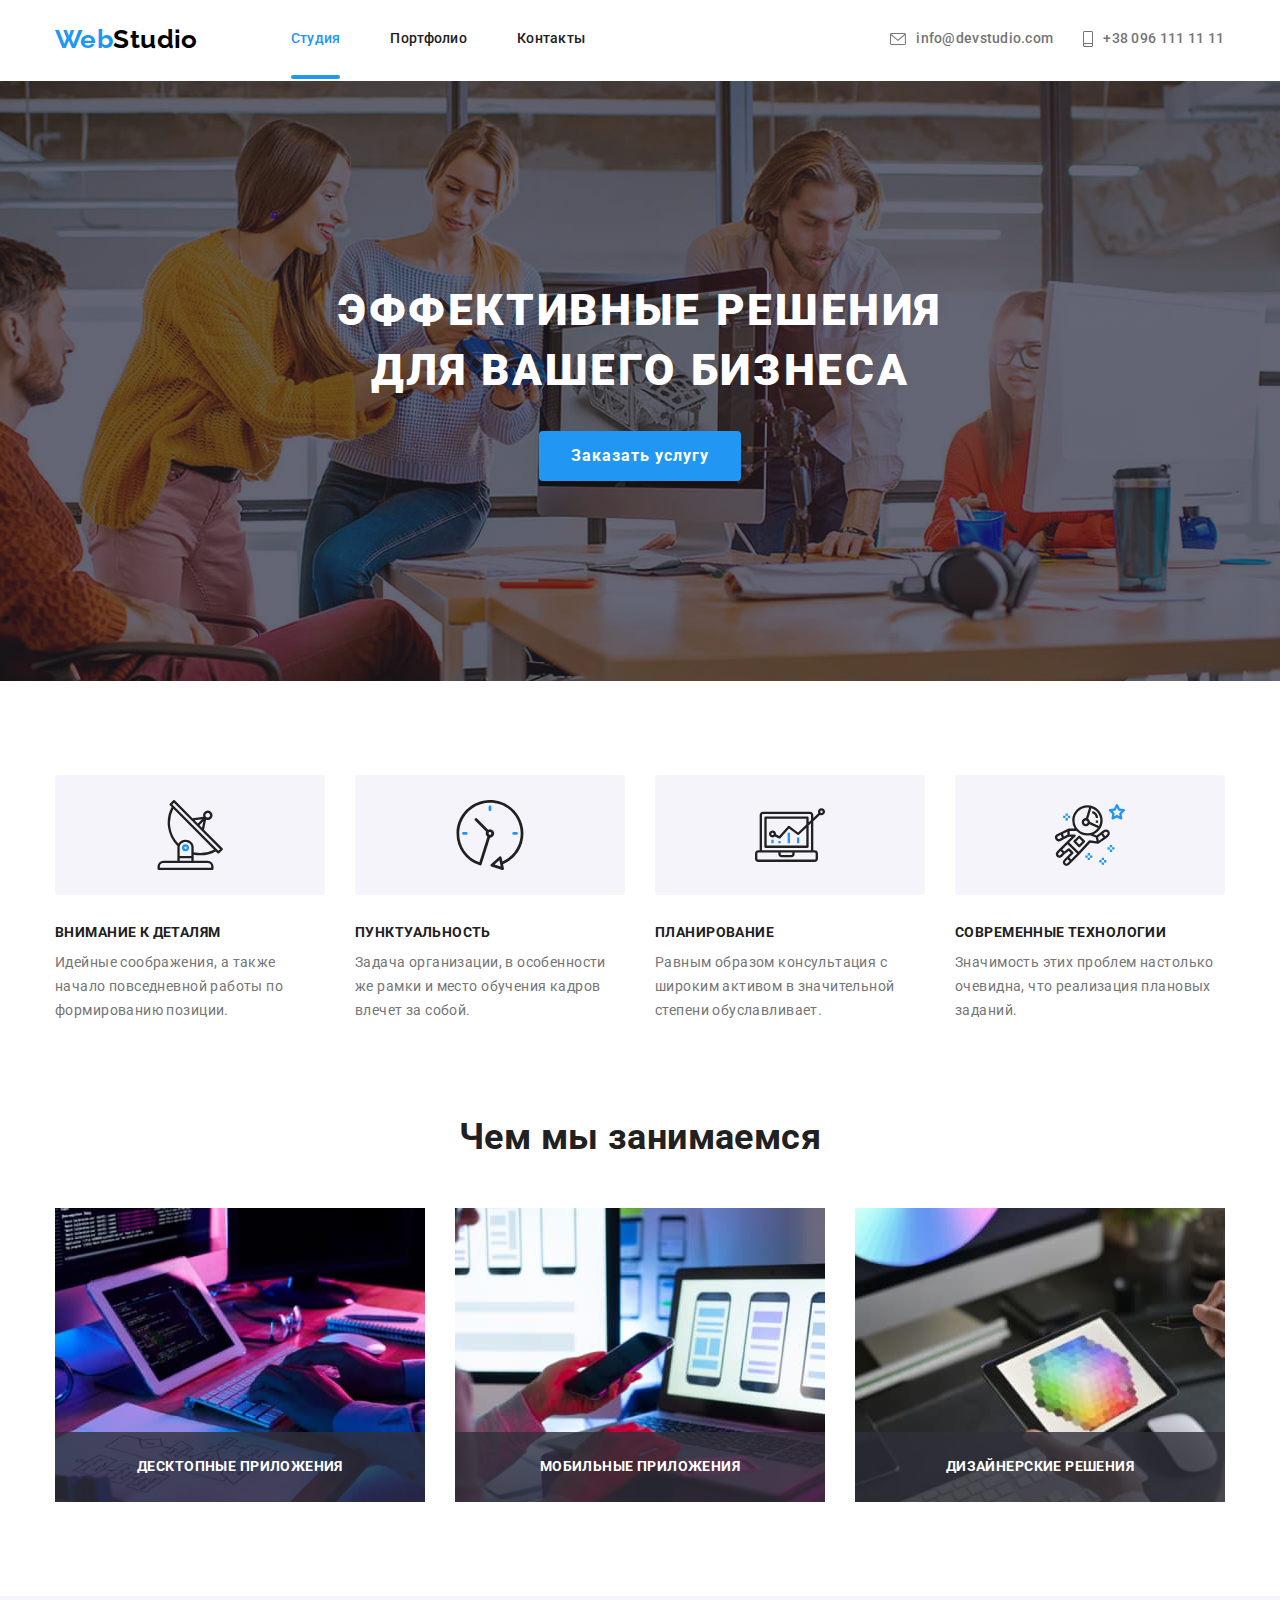
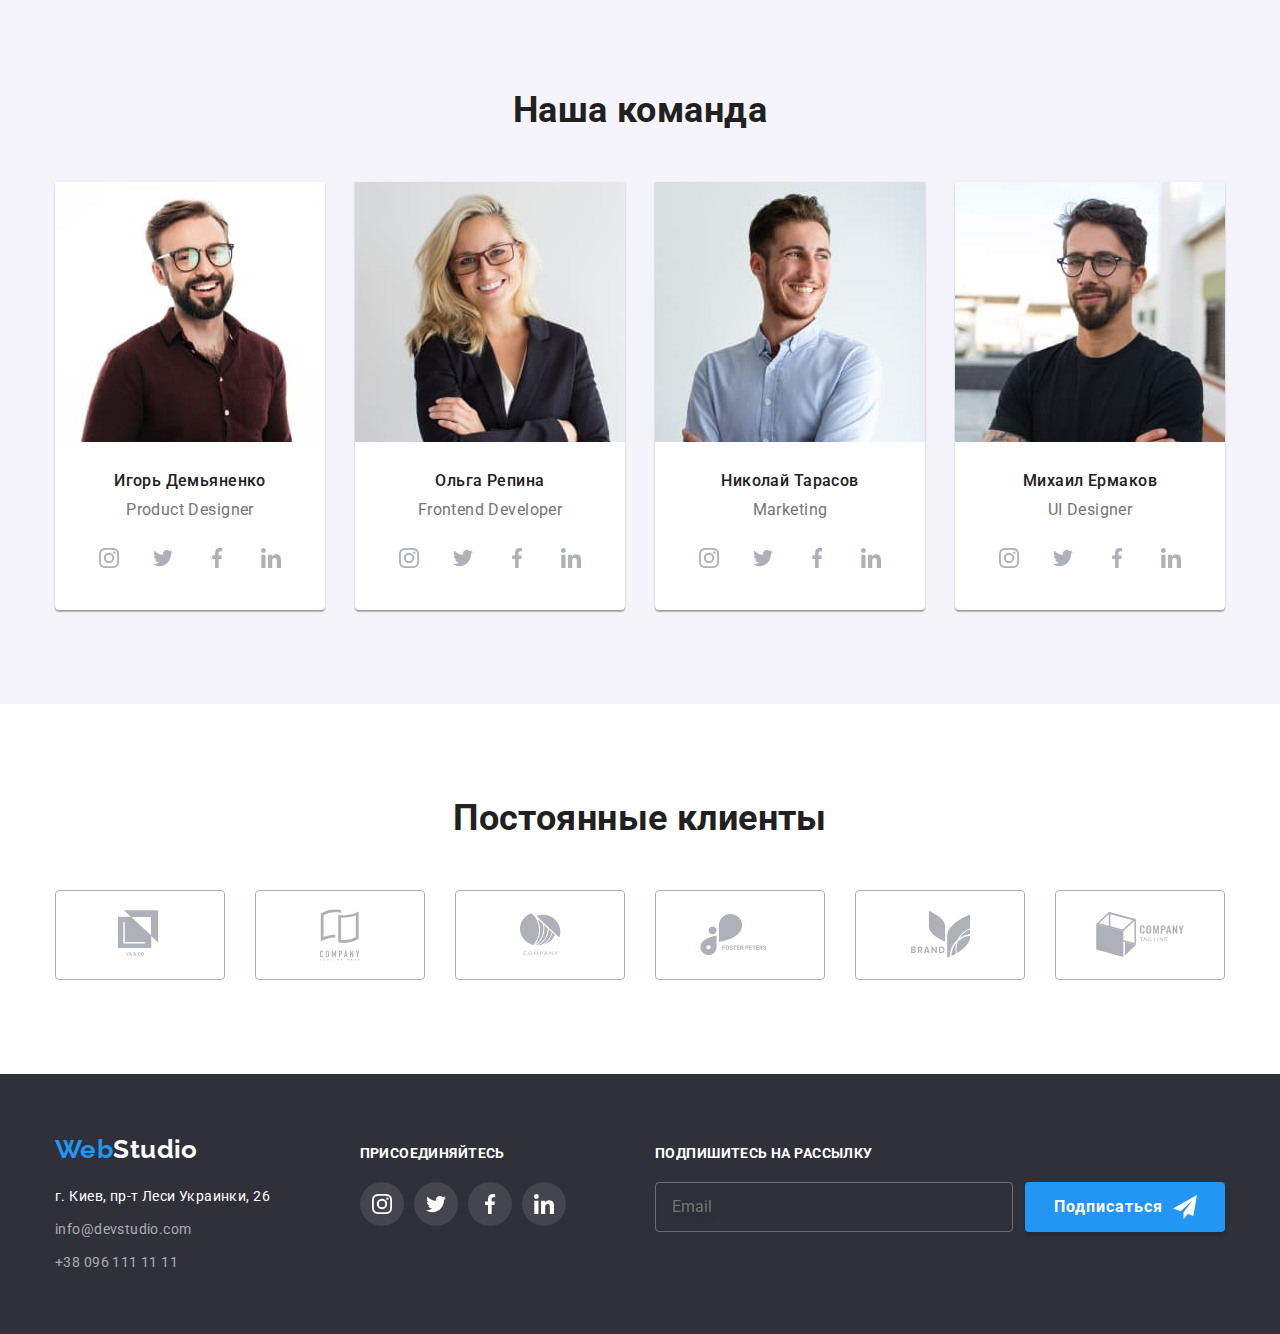
<file: index.html>
<!DOCTYPE html>
<html lang="ru">

<head>
    <meta charset="UTF-8">
    <meta http-equiv="X-UA-Compatible" content="IE=edge">
    <meta name="viewport" content="width=device-width, initial-scale=1.0">
    <title>WebStudio</title>
    <link
        href="https://fonts.googleapis.com/css2?family=Raleway:wght@700&family=Roboto:wght@400;500;700;900&display=swap"
        rel="stylesheet">
    <link rel="stylesheet"
        href="https://cdnjs.cloudflare.com/ajax/libs/modern-normalize/0.2.0/modern-normalize.min.css">
    <link rel="stylesheet" href="./css/main.min.css">
</head>

<body class="page">
    <header class="page-header page-header--size">
        <div class="container">
            <nav class="page-header__nav">
                <a href="./index.html" class="logo page-header__logo--size list"><span
                        class="logo__text">Web</span>Studio</a>
                <button type="button" class="page-header__button-menu list" aria-expanded="false" data-menu-open>
                    <svg class="button-menu__icon-open" width="24" height="16">
                        <use href="./images/icons.svg#menu_24px"></use>
                    </svg>
                </button>
                <div class="menu-container is-close" data-menu>
                    <div class="page-header__menu">
                        <button type="button" class="page-header__button-menu-close list" data-menu-close>
                            <svg class="button-menu__icon-close" width="18.67" height="18.67">
                                <use href="./images/icons.svg#close_24px"></use>
                            </svg>
                        </button>
                        <ul class="site-nav list">
                            <li class="site-nav__item"><a href="./index.html"
                                    class="site-nav__link site-nav__link--current list">Студия</a></li>
                            <li class="site-nav__item"><a href="./portfolio.html"
                                    class="site-nav__link list">Портфолио</a>
                            </li>
                            <li class="site-nav__item"><a href="#contacts" class="site-nav__link list">Контакты</a></li>
                        </ul>


                        <ul class="auth-nav list">
                            <li class="auth-nav__item"><a href="tel:+380961111111" aria-label="Телефон"
                                    class="auth-nav__link list">
                                    <svg class="auth-nav__icon auth-nav__icon--tel">
                                        <use href="./images/icons.svg#smartphone"></use>
                                    </svg>+38 096 111 11 11</a></li>

                            <li class="auth-nav__item"><a href="mailto:info@devstudio.com" aria-label="Почта"
                                    class="auth-nav__link list">
                                    <svg class="auth-nav__icon auth-nav__icon--mail">
                                        <use href="./images/icons.svg#envelope"></use>
                                    </svg>info@devstudio.com
                                </a>
                            </li>

                        </ul>
                        <ul class="menu-list list">
                            <li class="menu-list__item">
                                <a href="" class="menu-list__link list" aria-label="Инстаграмм" target="_blank"
                                    rel="noopener noreferrer">Instagram</a>
                            </li>
                            <li class="menu-list__item">
                                <a href="" class="menu-list__link list" aria-label="Твиттер" target="_blank"
                                    rel="noopener noreferrer">Twitter</a>
                            </li>
                            <li class="menu-list__item">
                                <a href="" class="menu-list__link list" aria-label="Фейсбук" target="_blank"
                                    rel="noopener noreferrer">Facebook</a>
                            </li>
                            <li class="menu-list__item">
                                <a href="" class="menu-list__link list" aria-label="Линкедин" target="_blank"
                                    rel="noopener noreferrer">LinkedIn</a>
                            </li>
                        </ul>
                    </div>
                </div>
            </nav>

        </div>
    </header>
    <main>
        <section class="hero hero--overlay">
            <div class="container">
                <div class="hero__center">
                    <h1 class="hero__title">Эффективные решения для вашего бизнеса</h1>
                </div>
                <button type="button" class="button" data-modal-open>Заказать услугу</button>
                <div class="backdrop is-hidden" data-modal>
                    <div class="modal">
                        <p></p>
                        <button type="button" class="modal__button-close list list-border" data-modal-close>
                            <svg class="modal__icon" width="11" height="11">
                                <use href="./images/icons.svg#close"></use>
                            </svg>
                        </button>
                        <div class="form-box">
                            <form class="form-modal">
                                <p class="form-modal__title">Оставьте свои данные, мы вам перезвоним</p>
                                <label class="form-modal__field">
                                    <span class="form-modal__text">Имя</span>
                                    <input type="text" class="form-modal__input" name="name">
                                    <svg class="form-modal__icon" width="18" height="18">
                                        <use href="./images/icons.svg#person-form"></use>
                                    </svg>
                                </label>
                                <label class="form-modal__field">
                                    <span class="form-modal__text">Телефон</span>
                                    <input type="tel" class="form-modal__input" name="tel">
                                    <svg class="form-modal__icon" width="18" height="18">
                                        <use href="./images/icons.svg#phone-form"></use>
                                    </svg>
                                </label>
                                <label class="form-modal__field">
                                    <span class="form-modal__text">Почта</span>
                                    <input type="email" class="form-modal__input" name="email" required>
                                    <svg class="form-modal__icon" width="18" height="18">
                                        <use href="./images/icons.svg#email-form"></use>
                                    </svg>
                                </label>
                                <label class="form-modal__field form-modal__field--area">
                                    <span class="form-modal__text">Комментарий</span>
                                    <textarea name="user-text" class="form-modal__input form-modal__input--area"
                                        placeholder="Введите текст"></textarea>
                                </label>
                                <label class="form-modal__checkbox">
                                    <input type="checkbox" class="form-modal__check-icon-box visually-hidden"
                                        name="check" value="i-agree">
                                    <svg class="form-modal__checkbox-icon" width="16" height="15">
                                        <use href="./images/icons.svg#icon-check"></use>
                                    </svg>
                                    <span class="form-modal__checkbox-text">Соглашаюсь с рассылкой и принимаю</span>
                                    <a href="" aria-label="Условия договора"
                                        class="form-modal__checkbox-text--agreement list" target="_blank"
                                        rel="noopener noreferrer">Условия договора</a>
                                </label>
                                <button type="submit" class="button button--send">Отправить</button>
                            </form>
                        </div>
                    </div>
                </div>
            </div>
        </section>
        <section class="section description">
            <div class="container">
                <h2 class="visually-hidden">Чем мы занимаемся описание</h2>
                <ul class="description__list list">
                    <li class="description__item">
                        <div class="description__item-box">
                            <svg width="70" height="70">
                                <use href="./images/icons.svg#Group"></use>
                            </svg>
                        </div>
                        <h3 class="description__title">Внимание к деталям</h3>
                        <p class="description__text">Идейные соображения, а также начало повседневной работы по
                            формированию позиции.
                        </p>
                    </li>
                    <li class="description__item">
                        <div class="description__item-box">
                            <svg width="70" height="70">
                                <use href="./images/icons.svg#clock"></use>
                            </svg>
                        </div>
                        <h3 class="description__title">Пунктуальность</h3>
                        <p class="description__text">Задача организации, в особенности же рамки и место обучения кадров
                            влечет за
                            собой.
                        </p>
                    </li>
                    <li class="description__item">
                        <div class="description__item-box">
                            <svg width="70" height="70">
                                <use href="./images/icons.svg#diagram"></use>
                            </svg>
                        </div>
                        <h3 class="description__title">Планирование</h3>
                        <p class="description__text">Равным образом консультация с широким активом в значительной
                            степени
                            обуславливает.
                        </p>
                    </li>
                    <li class="description__item">
                        <div class="description__item-box">
                            <svg width="70" height="70">
                                <use href="./images/icons.svg#astronaut"></use>
                            </svg>
                        </div>
                        <h3 class="description__title">Современные технологии</h3>
                        <p class="description__text">Значимость этих проблем настолько очевидна, что реализация плановых
                            заданий.</p>
                    </li>
                </ul>
            </div>
        </section>
        <section class="section section-jobs">
            <div class="container">
                <h2 class="section__title">Чем мы занимаемся</h2>
                <ul class="section-jobs__list list">
                    <li class="section-jobs__item section-jobs__item--foto-thumb"><img srcset="./images/box/box1.jpg 1x, ./images/box/box1@2x.jpg 2x"
                            src="./images/box/box1.jpg" width="370" alt="Сотрудник пишет код.">
                        <p class="section-jobs__text">Десктопные приложения</p>
                    </li>
                    <li class="section-jobs__item section-jobs__item--foto-thumb"><img srcset="./images/box/box2.jpg 1x, ./images/box/box2@2x.jpg 2x"
                            src="./images/box/box2.jpg" width="370" alt="Сотрудник настраивает стили.">
                        <p class="section-jobs__text">Мобильные приложения</p>
                    </li>
                    <li class="section-jobs__item section-jobs__item--foto-thumb"><img srcset="./images/box/box3.jpg 1x, ./images/box/box3@2x.jpg 2x"
                            src="./images/box/box3.jpg" width="370" alt="Сотрудник настраивает цветовую палитру.">
                        <p class="section-jobs__text">Дизайнерские решения</p>
                    </li>

                </ul>
            </div>
        </section>
        <section class="section team">
            <div class="container">
                <h2 class="section__title">Наша команда</h2>
                <ul class="team__list list">
                    <li class="team__item">
                        <picture>
                            <source
                                srcset="./images/team/desktop/i.d.desktop.jpg 1x, ./images/team/desktop/i.d.desktop@2x.jpg 2x"
                                media="(min-width: 1200px)" type="image/jpeg" />
                            <source
                                srcset="./images/team/tablet/i.d.tablet.jpg 1x, ./images/team/tablet/i.d.tablet@2x.jpg 2x"
                                media="(min-width: 768px)" type="image/jpeg" />
                            <source
                                srcset="./images/team/mobile/i.d.mobile.jpg 1x, ./images/team/mobile/i.d.mobile@2x.jpg 2x"
                                media="(max-width: 767px)" type="image/jpeg" />
                            <img src="./images/team/mobile/i.d.mobile.jpg" width="450" alt="На фото Игорь Демьяненко">
                        </picture>
                        <div class="team__card-box">
                            <h3 class="team__card-title">Игорь Демьяненко</h3>
                            <p class="team__card-text">Product Designer</p>
                            <ul class="social-network list">
                                <li class="social-network__item">
                                    <a href="" class="social-network__link" aria-label="Инстаграмм" target="_blank"
                                        rel="noopener noreferrer">
                                        <svg class="social-network__icon" width="20" height="20">
                                            <use href="./images/icons.svg#instagram"></use>
                                        </svg>
                                    </a>
                                </li>
                                <li class="social-network__item">
                                    <a href="" class="social-network__link" aria-label="Твиттер" target="_blank"
                                        rel="noopener noreferrer">
                                        <svg class="social-network__icon" width="20" height="20">
                                            <use href="./images/icons.svg#twitter"></use>
                                        </svg>
                                    </a>
                                </li>
                                <li class="social-network__item">
                                    <a href="" class="social-network__link" aria-label="Фейсбук" target="_blank"
                                        rel="noopener noreferrer">
                                        <svg class="social-network__icon" width="20" height="20">
                                            <use href="./images/icons.svg#facebook"></use>
                                        </svg>
                                    </a>
                                </li>
                                <li class="social-network__item">
                                    <a href="" class="social-network__link" aria-label="Линкедин" target="_blank"
                                        rel="noopener noreferrer">
                                        <svg class="social-network__icon" width="20" height="20">
                                            <use href="./images/icons.svg#linkedin"></use>
                                        </svg>
                                    </a>
                                </li>
                            </ul>
                        </div>
                    </li>
                    <li class="team__item">
                        <picture>
                            <source
                                srcset="./images/team/desktop/o.r.desktop.jpg 1x, ./images/team/desktop/o.r.desktop@2x.jpg 2x"
                                media="(min-width: 1200px)" type="image/jpeg" />
                            <source
                                srcset="./images/team/tablet/o.r.tablet.jpg 1x, ./images/team/tablet/o.r.tablet@2x.jpg 2x"
                                media="(min-width: 768px)" type="image/jpeg" />
                            <source
                                srcset="./images/team/mobile/o.r.mobile.jpg 1x, ./images/team/mobile/o.r.mobile@2x.jpg 2x"
                                media="(max-width: 767px)" type="image/jpeg" />
                            <img src="./images/team/mobile/o.r.mobile.jpg" width="450" alt="На фото Ольга Репина">
                        </picture>
                        <div class="team__card-box">
                            <h3 class="team__card-title">Ольга Репина</h3>
                            <p class="team__card-text">Frontend Developer</p>
                            <ul class="social-network list">
                                <li class="social-network__item ">
                                    <a href="" class="social-network__link" aria-label="Инстаграмм" target="_blank"
                                        rel="noopener noreferrer">
                                        <svg class="social-network__icon" width="20" height="20">
                                            <use href="./images/icons.svg#instagram"></use>
                                        </svg>
                                    </a>
                                </li>
                                <li class="social-network__item">
                                    <a href="" class="social-network__link" aria-label="Твиттер" target="_blank"
                                        rel="noopener noreferrer">
                                        <svg class="social-network__icon" width="20" height="20">
                                            <use href="./images/icons.svg#twitter"></use>
                                        </svg>
                                    </a>
                                </li>
                                <li class="social-network__item">
                                    <a href="" class="social-network__link" aria-label="Фейсбук" target="_blank"
                                        rel="noopener noreferrer">
                                        <svg class="social-network__icon" width="20" height="20">
                                            <use href="./images/icons.svg#facebook"></use>
                                        </svg>
                                    </a>
                                </li>
                                <li class="social-network__item">
                                    <a href="" class="social-network__link" aria-label="Линкедин" target="_blank"
                                        rel="noopener noreferrer">
                                        <svg class="social-network__icon" width="20" height="20">
                                            <use href="./images/icons.svg#linkedin"></use>
                                        </svg>
                                    </a>
                                </li>
                            </ul>
                        </div>
                    </li>
                    <li class="team__item">
                        <picture>
                            <source
                                srcset="./images/team/desktop/n.t.desktop.jpg 1x, ./images/team/desktop/n.t.desktop@2x.jpg 2x"
                                media="(min-width: 1200px)" type="image/jpeg" />
                            <source
                                srcset="./images/team/tablet/n.t.tablet.jpg 1x, ./images/team/tablet/n.t.tablet@2x.jpg 2x"
                                media="(min-width: 768px)" type="image/jpeg" />
                            <source
                                srcset="./images/team/mobile/n.t.mobile.jpg 1x, ./images/team/mobile/n.t.mobile@2x.jpg 2x"
                                media="(max-width: 767px)" type="image/jpeg" />
                            <img src="./images/team/mobile/n.t.mobile.jpg" width="450" alt="На фото Николай Тарасов">
                        </picture>
                        <div class="team__card-box">
                            <h3 class="team__card-title">Николай Тарасов</h3>
                            <p class="team__card-text">Marketing</p>
                            <ul class="social-network list">
                                <li class="social-network__item">
                                    <a href="" class="social-network__link" aria-label="Инстаграмм" target="_blank"
                                        rel="noopener noreferrer">
                                        <svg class="social-network__icon" width="20" height="20">
                                            <use href="./images/icons.svg#instagram"></use>
                                        </svg>
                                    </a>
                                </li>
                                <li class="social-network__item">
                                    <a href="" class="social-network__link" aria-label="Твиттер" target="_blank"
                                        rel="noopener noreferrer">
                                        <svg class="social-network__icon" width="20" height="20">
                                            <use href="./images/icons.svg#twitter"></use>
                                        </svg>
                                    </a>
                                </li>
                                <li class="social-network__item">
                                    <a href="" class="social-network__link" aria-label="Фейсбук" target="_blank"
                                        rel="noopener noreferrer">
                                        <svg class="social-network__icon" width="20" height="20">
                                            <use href="./images/icons.svg#facebook"></use>
                                        </svg>
                                    </a>
                                </li>
                                <li class="social-network__item">
                                    <a href="" class="social-network__link" aria-label="Линкедин" target="_blank"
                                        rel="noopener noreferrer">
                                        <svg class="social-network__icon" width="20" height="20">
                                            <use href="./images/icons.svg#linkedin"></use>
                                        </svg>
                                    </a>
                                </li>
                            </ul>
                        </div>
                    </li>
                    <li class="team__item">
                        <picture>
                        <source
                            srcset="./images/team/desktop/m.e.desktop.jpg 1x, ./images/team/desktop/m.e.desktop@2x.jpg 2x"
                            media="(min-width: 1200px)" type="image/jpeg" />
                        <source
                            srcset="./images/team/tablet/m.e.tablet.jpg 1x, ./images/team/tablet/m.e.tablet@2x.jpg 2x"
                            media="(min-width: 768px)" type="image/jpeg" />
                        <source
                            srcset="./images/team/mobile/m.e.mobile.jpg 1x, ./images/team/mobile/m.e.mobile@2x.jpg 2x"
                            media="(max-width: 767px)" type="image/jpeg" />
                        <img src="./images/team/mobile/m.e.mobile.jpg" width="450" alt="На фото Михаил Ермаков">
                        </picture>
                        <div class="team__card-box">
                            <h3 class="team__card-title">Михаил Ермаков</h3>
                            <p class="team__card-text">UI Designer</p>
                            <ul class="social-network list">
                                <li class="social-network__item">
                                    <a href="" class="social-network__link" aria-label="Инстаграмм" target="_blank"
                                        rel="noopener noreferrer">
                                        <svg class="social-network__icon" width="20" height="20">
                                            <use href="./images/icons.svg#instagram"></use>
                                        </svg>
                                    </a>
                                </li>
                                <li class="social-network__item">
                                    <a href="" class="social-network__link" aria-label="Твиттер" target="_blank"
                                        rel="noopener noreferrer">
                                        <svg class="social-network__icon" width="20" height="20">
                                            <use href="./images/icons.svg#twitter"></use>
                                        </svg>
                                    </a>
                                </li>
                                <li class="social-network__item">
                                    <a href="" class="social-network__link" aria-label="Фейсбук" target="_blank"
                                        rel="noopener noreferrer">
                                        <svg class="social-network__icon" width="20" height="20">
                                            <use href="./images/icons.svg#facebook"></use>
                                        </svg>
                                    </a>
                                </li>
                                <li class="social-network__item">
                                    <a href="" class="social-network__link" aria-label="Линкедин" target="_blank"
                                        rel="noopener noreferrer">
                                        <svg class="social-network__icon" width="20" height="20">
                                            <use href="./images/icons.svg#linkedin"></use>
                                        </svg>
                                    </a>
                                </li>
                            </ul>
                        </div>
                    </li>
                </ul>
            </div>
        </section>
        <section class="section clients">
            <div class="container">
                <h2 class="section__title">Постоянные клиенты</h2>
                <ul class="clients__list list">
                    <li class="clients__item">
                        <a href="" class="clients__link" aria-label="Логотип компании" target="_blank"
                            rel="noopener noreferrer">
                            <svg class="clients__icon" width="44.27" height="49.23">
                                <use href="./images/icons.svg#logo1"></use>
                            </svg>
                        </a>
                    </li>
                    <li class="clients__item">
                        <a href="" class="clients__link" aria-label="Логотип компании" target="_blank"
                            rel="noopener noreferrer">
                            <svg class="clients__icon" width="40" height="52">
                                <use href="./images/icons.svg#logo2"></use>
                            </svg>
                        </a>
                    </li>
                    <li class="clients__item">
                        <a href="" class="clients__link" aria-label="Логотип компании" target="_blank"
                            rel="noopener noreferrer">
                            <svg class="clients__icon" width="41" height="42.6">
                                <use href="./images/icons.svg#logo3"></use>
                            </svg>
                        </a>
                    </li>
                    <li class="clients__item">
                        <a href="" class="clients__link" aria-label="Логотип компании" target="_blank"
                            rel="noopener noreferrer">
                            <svg class="clients__icon" width="79.66" height="42.02">
                                <use href="./images/icons.svg#logo4"></use>
                            </svg>
                        </a>
                    </li>
                    <li class="clients__item">
                        <a href="" class="clients__link" aria-label="Логотип компании" target="_blank"
                            rel="noopener noreferrer">
                            <svg class="clients__icon" width="59" height="47">
                                <use href="./images/icons.svg#logo5"></use>
                            </svg>
                        </a>
                    </li>
                    <li class="clients__item">
                        <a href="" class="clients__link" aria-label="Логотип компании" target="_blank"
                            rel="noopener noreferrer">
                            <svg class="clients__icon" width="88.48" height="45.44">
                                <use href="./images/icons.svg#logo6"></use>
                            </svg>
                        </a>
                    </li>
                </ul>
            </div>
        </section>
    </main>
    <footer class="footer">
        <div class="container">
            <div class="footerbox">
                <div class="footer__box">
                    <a href="./index.html" class="logo footer__logo--size"><span class="logo__text">Web</span><span
                            class="logo__text--change">Studio</span></a>
                    <address id="contacts">
                        <ul class="address-block__list list">
                            <li class="address-block__item"><a href="https://goo.gl/maps/zxBXprxEHdJfPsus8"
                                    aria-label="Гугл карта" target="_blank" rel="noopener noreferrer"
                                    class="address-block__map list">
                                    г. Киев, пр-т Леси Украинки, 26</a></li>
                            <li class="address-block__item"><a href="mailto:info@devstudio.com" aria-label="Почта"
                                    class="address-block__link list">info@devstudio.com</a></li>
                            <li class="address-block__item"><a href="tel:+380961111111" aria-label="Телефон"
                                    class="address-block__link list">+38 096
                                    111 11 11</a></li>
                        </ul>
                    </address>
                </div>
                <div class="footer__box">
                    <p class="footer__subtitle">присоединяйтесь</p>
                    <ul class="social-network list">
                        <li class="social-network__item">
                            <a href="" class="social-network__link social-network__link--change" aria-label="Инстаграмм"
                                target="_blank" rel="noopener noreferrer">
                                <svg class="social-network__icon social-network__icon--change" width="20" height="20">
                                    <use href="./images/icons.svg#instagram"></use>
                                </svg>
                            </a>
                        </li>
                        <li class="social-network__item">
                            <a href="" class="social-network__link social-network__link--change" aria-label="Твиттер"
                                target="_blank" rel="noopener noreferrer">
                                <svg class="social-network__icon social-network__icon--change" width="20" height="20">
                                    <use href="./images/icons.svg#twitter"></use>
                                </svg>
                            </a>
                        </li>
                        <li class="social-network__item">
                            <a href="" class="social-network__link social-network__link--change" aria-label="Фейсбук"
                                target="_blank" rel="noopener noreferrer">
                                <svg class="social-network__icon social-network__icon--change" width="20" height="20">
                                    <use href="./images/icons.svg#facebook"></use>
                                </svg>
                            </a>
                        </li>
                        <li class="social-network__item">
                            <a href="" class="social-network__link social-network__link--change" aria-label="Линкедин"
                                target="_blank" rel="noopener noreferrer">
                                <svg class="social-network__icon social-network__icon--change" width="20" height="20">
                                    <use href="./images/icons.svg#linkedin"></use>
                                </svg>
                            </a>
                        </li>
                    </ul>
                </div>
                <div class="footer__box--size">
                    <p class="footer__subtitle">Подпишитесь на рассылку</p>
                    <form class="footer__mail-box">
                        <label class="mail-box__label"><input class="mail-box__feild" type="email" name="email"
                                placeholder="Email"></label>
                        <button type="submit" class="button subscribe--button">Подписаться
                            <svg class="subscribe__icon" width="24" height="24">
                                <use href="./images/icons.svg#icon_send"></use>
                            </svg>
                        </button>
                    </form>
                </div>
            </div>
        </div>
    </footer>
    <script src="./js/menu.js"></script>
    <script src="./js/modal.js"></script>
</body>

</html>
</file>
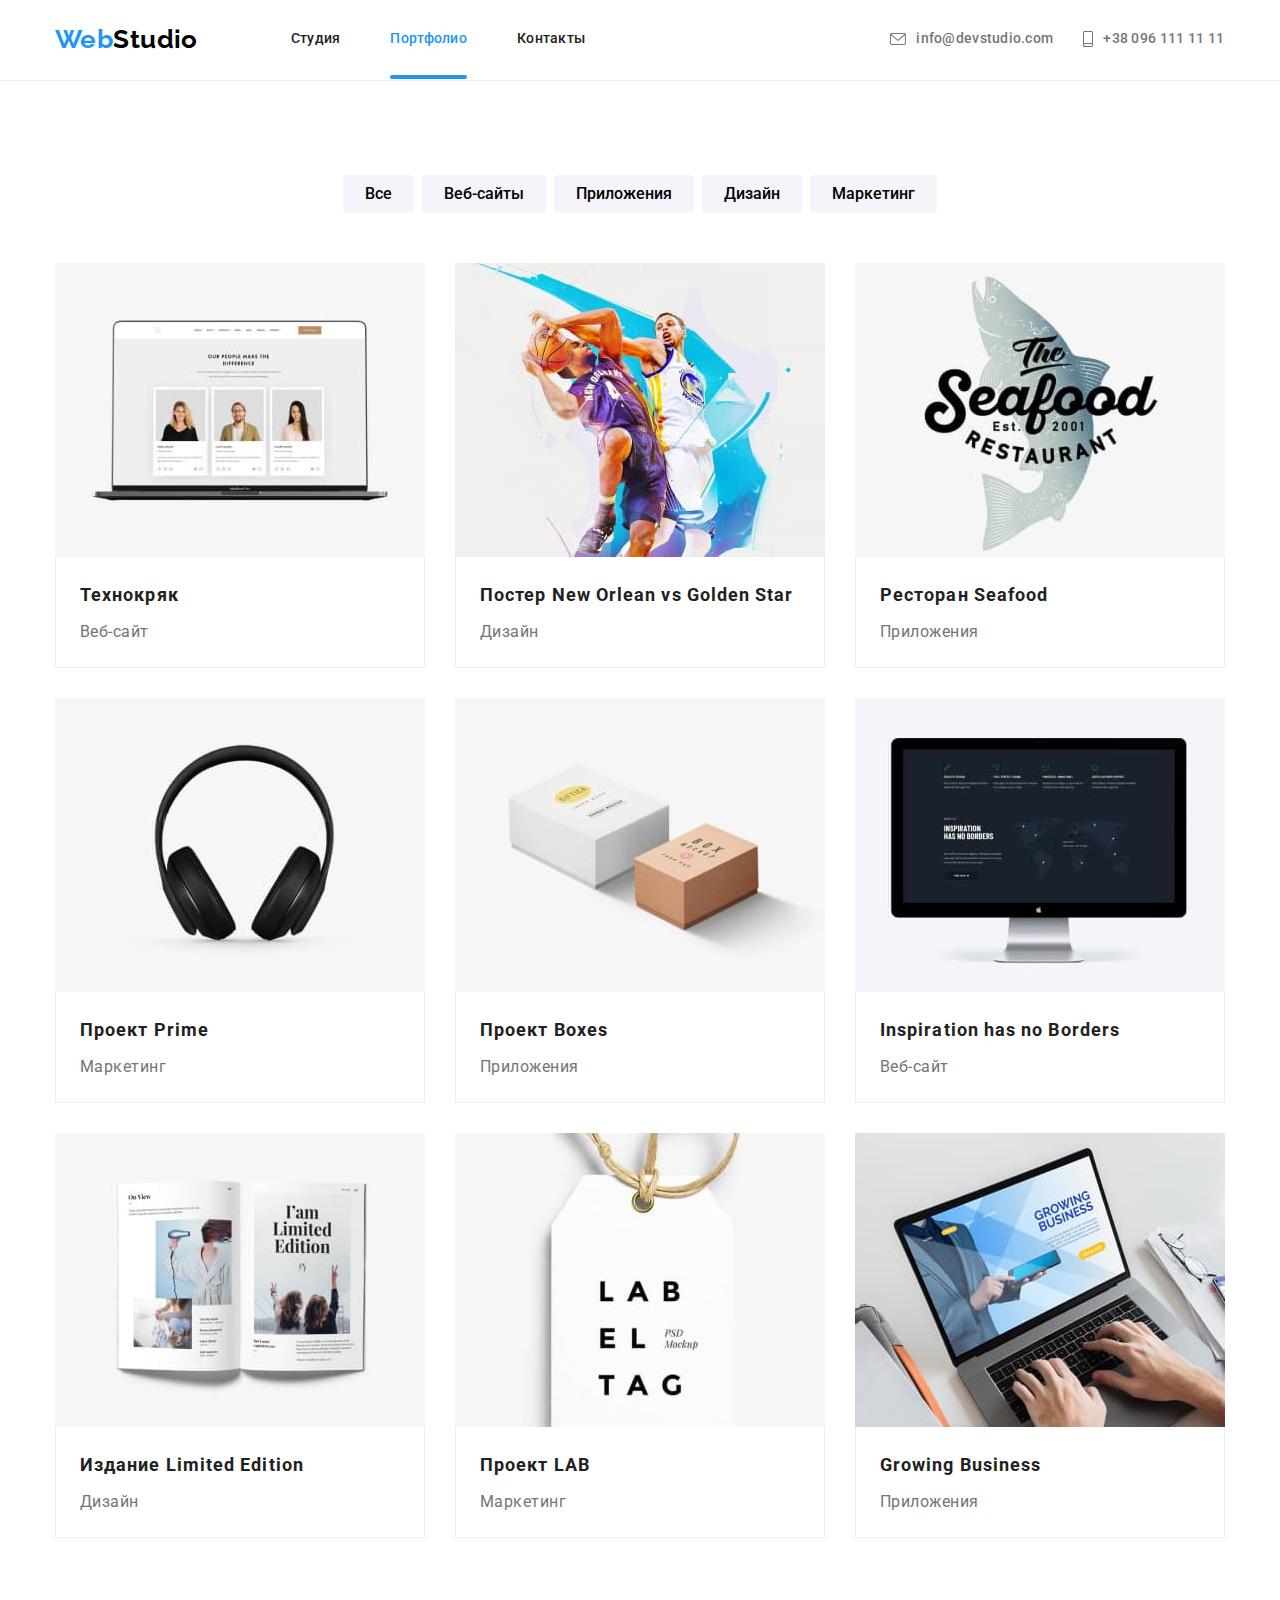
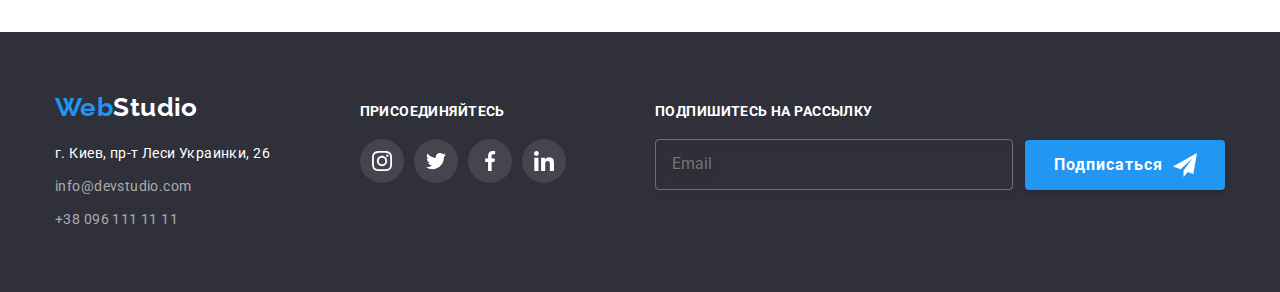
<file: portfolio.html>
<!DOCTYPE html>
<html lang="ru">

<head>
    <meta charset="UTF-8">
    <meta http-equiv="X-UA-Compatible" content="IE=edge">
    <meta name="viewport" content="width=device-width, initial-scale=1.0">
    <title>WebStudio</title>
    <link
        href="https://fonts.googleapis.com/css2?family=Raleway:wght@700&family=Roboto:wght@400;500;700;900&display=swap"
        rel="stylesheet">
    <link rel="stylesheet"
        href="https://cdnjs.cloudflare.com/ajax/libs/modern-normalize/0.2.0/modern-normalize.min.css">
    <link rel="stylesheet" href="./css/main.min.css">
</head>

<body class="page">
    <header class="page-header page-header--border page-header--correction">
        <div class="container">
            <nav class="page-header__nav">
                <a href="./index.html" class="logo page-header__logo--size list"><span
                        class="logo__text">Web</span>Studio</a>
                <button type="button" class="page-header__button-menu list" aria-expanded="false" data-menu-open>
                    <svg class="button-menu__icon-open" width="24" height="16">
                        <use href="./images/icons.svg#menu_24px"></use>
                    </svg>
                </button>
                <div class="menu-container is-close" data-menu>
                    <div class="page-header__menu">
                        <button type="button" class="page-header__button-menu-close list" data-menu-close>
                            <svg class="button-menu__icon-close" width="18.67" height="18.67">
                                <use href="./images/icons.svg#close_24px"></use>
                            </svg>
                        </button>
                        <ul class="site-nav list">
                            <li class="site-nav__item"><a href="./index.html" class="site-nav__link list">Студия</a>
                            </li>
                            <li class="site-nav__item"><a href="./portfolio.html"
                                    class="site-nav__link site-nav__link--current list">Портфолио</a>
                            </li>
                            <li class="site-nav__item"><a href="#contacts" class="site-nav__link list">Контакты</a></li>
                        </ul>


                        <ul class="auth-nav list">
                            <li class="auth-nav__item"><a href="tel:+380961111111" aria-label="Телефон"
                                    class="auth-nav__link list">
                                    <svg class="auth-nav__icon auth-nav__icon--tel">
                                        <use href="./images/icons.svg#smartphone"></use>
                                    </svg>+38 096 111 11 11</a></li>

                            <li class="auth-nav__item"><a href="mailto:info@devstudio.com" aria-label="Почта"
                                    class="auth-nav__link list">
                                    <svg class="auth-nav__icon auth-nav__icon--mail">
                                        <use href="./images/icons.svg#envelope"></use>
                                    </svg>info@devstudio.com
                                </a>
                            </li>

                        </ul>
                        <ul class="menu-list list">
                            <li class="menu-list__item">
                                <a href="" class="menu-list__link list" aria-label="Инстаграмм" target="_blank"
                                    rel="noopener noreferrer">Instagram</a>
                            </li>
                            <li class="menu-list__item">
                                <a href="" class="menu-list__link list" aria-label="Твиттер" target="_blank"
                                    rel="noopener noreferrer">Twitter</a>
                            </li>
                            <li class="menu-list__item">
                                <a href="" class="menu-list__link list" aria-label="Фейсбук" target="_blank"
                                    rel="noopener noreferrer">Facebook</a>
                            </li>
                            <li class="menu-list__item">
                                <a href="" class="menu-list__link list" aria-label="Линкедин" target="_blank"
                                    rel="noopener noreferrer">LinkedIn</a>
                            </li>
                        </ul>
                    </div>
                </div>
            </nav>

        </div>
    </header>
    <main>
        <section class="section portfolio">
            <div class="container">
                <h1 class="visually-hidden">Портфолио</h1>
                <ul class="filter list">
                    <li class="filter__item"><button type="button" class="filter__button" aria-label="Все">Все</button>
                    </li>
                    <li class="filter__item"><button type="button" class="filter__button"
                            aria-label="Веб-сайт">Веб-сайты</button></li>
                    <li class="filter__item"><button type="button" class="filter__button"
                            aria-label="Приложения">Приложения</button></li>
                    <li class="filter__item"><button type="button" class="filter__button"
                            aria-label="Дизайн">Дизайн</button></li>
                    <li class="filter__item"><button type="button" class="filter__button"
                            aria-label="Маркетинг">Маркетинг</button></li>
                </ul>
                <ul class="filter-cards list">
                    <li class="filter-cards__item">
                        <a href="" aria-label="Веб-сайт" class="filter-cards__link list" target="_blank"
                            rel="noopener noreferrer">
                            <div class="animation-box">
                                <picture>
                                    <source
                                        srcset="./images/portfolio/desktop/portfoliolink1desktop.jpg 1x, ./images/portfolio/desktop/portfoliolink1desktop@2x.jpg 2x"
                                        media="(min-width: 1200px)" type="image/jpeg" />
                                    <source
                                        srcset="./images/portfolio/tablet/portfoliolink1tablet.jpg 1x, ./images/portfolio/tablet/portfoliolink1tablet@2x.jpg 2x"
                                        media="(min-width: 768px)" type="image/jpeg" />
                                    <source
                                        srcset="./images/portfolio/mobile/portfoliolink1mobile.jpg 1x, ./images/portfolio/mobile/portfoliolink1mobile@2x.jpg 2x"
                                        media="(max-width: 767px)" type="image/jpeg" />
                                    <img src="./images/portfolio/mobile/portfoliolink1mobile.jpg" width="450"
                                        alt="На фото ноутбук">
                                </picture>
                                <p class="animation-box__thumb"><span class="animation-box__text">Технокряк это
                                        современная площадка распространения коронавируса.
                                        Компании
                                        используют эту платформу для цифрового
                                        шпионажа и атак на защищённые сервера конкурентов.</span></p>
                            </div>
                            <div class="filter-box filter-box--size">
                                <h2 class="filter-box__title">Технокряк</h2>
                                <p class="filter-box__text">Веб-сайт</p>
                            </div>
                        </a>
                    </li>
                    <li class="filter-cards__item">
                        <a href="" aria-label="Дизайн" class="filter-cards__link list" target="_blank"
                            rel="noopener noreferrer">
                            <div class="animation-box">
                                <picture>
                                    <source
                                        srcset="./images/portfolio/desktop/portfoliolink2desktop.jpg 1x, ./images/portfolio/desktop/portfoliolink2desktop@2x.jpg 2x"
                                        media="(min-width: 1200px)" type="image/jpeg" />
                                    <source
                                        srcset="./images/portfolio/tablet/portfoliolink2tablet.jpg 1x, ./images/portfolio/tablet/portfoliolink2tablet@2x.jpg 2x"
                                        media="(min-width: 768px)" type="image/jpeg" />
                                    <source
                                        srcset="./images/portfolio/mobile/portfoliolink2mobile.jpg 1x, ./images/portfolio/mobile/portfoliolink2mobile@2x.jpg 2x"
                                        media="(max-width: 767px)" type="image/jpeg" />
                                    <img src="./images/portfolio/mobile/portfoliolink2mobile.jpg" width="450"
                                        alt="На фото баскетболисты">
                                </picture>
                                <p class="animation-box__thumb"><span class="animation-box__text">Lorem ipsum dolor sit
                                        amet consectetur adipisicing elit. Magnam beatae, provident similique ab eum id
                                        sint recusandae temporibus! Eveniet nam nobis temporibus quidem harum
                                        perspiciatis, praesentium tenetur veniam!</span></p>
                            </div>
                            <div class="filter-box">
                                <h2 class="filter-box__title">Постер New Orlean vs Golden Star</h2>
                                <p class="filter-box__text">Дизайн</p>
                            </div>
                        </a>
                    </li>
                    <li class="filter-cards__item">
                        <a href="" aria-label="Приложения" class="filter-cards__link list" target="_blank"
                            rel="noopener noreferrer">
                            <div class="animation-box">
                                <picture>
                                    <source
                                        srcset="./images/portfolio/desktop/portfoliolink3desktop.jpg 1x, ./images/portfolio/desktop/portfoliolink3desktop@2x.jpg 2x"
                                        media="(min-width: 1200px)" type="image/jpeg" />
                                    <source
                                        srcset="./images/portfolio/tablet/portfoliolink3tablet.jpg 1x, ./images/portfolio/tablet/portfoliolink3tablet@2x.jpg 2x"
                                        media="(min-width: 768px)" type="image/jpeg" />
                                    <source
                                        srcset="./images/portfolio/mobile/portfoliolink3mobile.jpg 1x, ./images/portfolio/mobile/portfoliolink3mobile@2x.jpg 2x"
                                        media="(max-width: 767px)" type="image/jpeg" />
                                    <img src="./images/portfolio/mobile/portfoliolink3mobile.jpg" width="450"
                                        alt="На фото логотип ресторана">
                                </picture>
                                <p class="animation-box__thumb"><span class="animation-box__text">Lorem ipsum dolor sit,
                                        amet consectetur adipisicing elit. Incidunt quae ex repellendus ab autem
                                        inventore amet molestiae excepturi, obcaecati, vel quidem necessitatibus tenetur
                                        optio reprehenderit pariatur?</span></p>
                            </div>
                            <div class="filter-box">
                                <h2 class="filter-box__title">Ресторан Seafood</h2>
                                <p class="filter-box__text">Приложения</p>
                            </div>
                        </a>
                    </li>
                    <li class="filter-cards__item">
                        <a href="" aria-label="Маркетинг" class="filter-cards__link list" target="_blank"
                            rel="noopener noreferrer">
                            <div class="animation-box">
                                <picture>
                                    <source
                                        srcset="./images/portfolio/desktop/portfoliolink4desktop.jpg 1x, ./images/portfolio/desktop/portfoliolink4desktop@2x.jpg 2x"
                                        media="(min-width: 1200px)" type="image/jpeg" />
                                    <source
                                        srcset="./images/portfolio/tablet/portfoliolink4tablet.jpg 1x, ./images/portfolio/tablet/portfoliolink4tablet@2x.jpg 2x"
                                        media="(min-width: 768px)" type="image/jpeg" />
                                    <source
                                        srcset="./images/portfolio/mobile/portfoliolink4mobile.jpg 1x, ./images/portfolio/mobile/portfoliolink4mobile@2x.jpg 2x"
                                        media="(max-width: 767px)" type="image/jpeg" />
                                    <img src="./images/portfolio/mobile/portfoliolink4mobile.jpg" width="450"
                                        alt="На фото наушники">
                                </picture>
                                <p class="animation-box__thumb"><span class="animation-box__text">Lorem, ipsum dolor sit
                                        amet consectetur adipisicing elit. Reprehenderit, blanditiis. Et sequi sed
                                        adipisci sit, eaque architecto consequatur aliquam odio tempora velit illo
                                        maiores asperiores, voluptatem.</span>
                                </p>
                            </div>
                            <div class="filter-box">
                                <h2 class="filter-box__title">Проект Prime</h2>
                                <p class="filter-box__text">Маркетинг</p>
                            </div>
                        </a>
                    </li>
                    <li class="filter-cards__item">
                        <a href="" aria-label="Приложения" class="filter-cards__link list" target="_blank"
                            rel="noopener noreferrer">
                            <div class="animation-box">
                                <picture>
                                    <source
                                        srcset="./images/portfolio/desktop/portfoliolink5desktop.jpg 1x, ./images/portfolio/desktop/portfoliolink5desktop@2x.jpg 2x"
                                        media="(min-width: 1200px)" type="image/jpeg" />
                                    <source
                                        srcset="./images/portfolio/tablet/portfoliolink5tablet.jpg 1x, ./images/portfolio/tablet/portfoliolink5tablet@2x.jpg 2x"
                                        media="(min-width: 768px)" type="image/jpeg" />
                                    <source
                                        srcset="./images/portfolio/mobile/portfoliolink5mobile.jpg 1x, ./images/portfolio/mobile/portfoliolink5mobile@2x.jpg 2x"
                                        media="(max-width: 767px)" type="image/jpeg" />
                                    <img src="./images/portfolio/mobile/portfoliolink5mobile.jpg" width="450"
                                        alt="На фото коробки">
                                </picture>
                                <p class="animation-box__thumb"><span class="animation-box__text">Lorem ipsum dolor sit
                                        amet, consectetur adipisicing elit. Aperiam, dolorem? Dolore iste, provident
                                        modi consequuntur ipsum optio repudiandae harum placeat inventore fugit
                                        officiis! quibusdam!</span></p>
                            </div>
                            <div class="filter-box">
                                <h2 class="filter-box__title">Проект Boxes</h2>
                                <p class="filter-box__text">Приложения</p>
                            </div>
                        </a>
                    </li>
                    <li class="filter-cards__item">
                        <a href="" aria-label="Веб-сайт" class="filter-cards__link list" target="_blank"
                            rel="noopener noreferrer">
                            <div class="animation-box">
                                <picture>
                                    <source
                                        srcset="./images/portfolio/desktop/portfoliolink6desktop.jpg 1x, ./images/portfolio/desktop/portfoliolink6desktop@2x.jpg 2x"
                                        media="(min-width: 1200px)" type="image/jpeg" />
                                    <source
                                        srcset="./images/portfolio/tablet/portfoliolink6tablet.jpg 1x, ./images/portfolio/tablet/portfoliolink6tablet@2x.jpg 2x"
                                        media="(min-width: 768px)" type="image/jpeg" />
                                    <source
                                        srcset="./images/portfolio/mobile/portfoliolink6mobile.jpg 1x, ./images/portfolio/mobile/portfoliolink6mobile@2x.jpg 2x"
                                        media="(max-width: 767px)" type="image/jpeg" />
                                    <img src="./images/portfolio/mobile/portfoliolink6mobile.jpg" width="450"
                                        alt="На фото монитор">
                                </picture>
                                <p class="animation-box__thumb"><span class="animation-box__text">Lorem ipsum dolor sit
                                        amet consectetur adipisicing elit. Cumque nisi iure voluptate perferendis ipsam
                                        autem placeat, libero quam dignissimos pariatur cupiditate temporibus saepe
                                        eaque?</span></p>
                            </div>
                            <div class="filter-box">
                                <h2 class="filter-box__title">Inspiration has no Borders</h2>
                                <p class="filter-box__text">Веб-сайт</p>
                            </div>
                        </a>
                    </li>
                    <li class="filter-cards__item">
                        <a href="" aria-label="Дизайн" class="filter-cards__link list" target="_blank"
                            rel="noopener noreferrer">
                            <div class="animation-box">
                                <picture>
                                    <source
                                        srcset="./images/portfolio/desktop/portfoliolink7desktop.jpg 1x, ./images/portfolio/desktop/portfoliolink7desktop@2x.jpg 2x"
                                        media="(min-width: 1200px)" type="image/jpeg" />
                                    <source
                                        srcset="./images/portfolio/tablet/portfoliolink7tablet.jpg 1x, ./images/portfolio/tablet/portfoliolink7tablet@2x.jpg 2x"
                                        media="(min-width: 768px)" type="image/jpeg" />
                                    <source
                                        srcset="./images/portfolio/mobile/portfoliolink7mobile.jpg 1x, ./images/portfolio/mobile/portfoliolink7mobile@2x.jpg 2x"
                                        media="(max-width: 767px)" type="image/jpeg" />
                                    <img src="./images/portfolio/mobile/portfoliolink7mobile.jpg" width="450"
                                        alt="На фото книга">
                                </picture>
                                <p class="animation-box__thumb"><span class="animation-box__text">Lorem, ipsum dolor sit
                                        amet consectetur adipisicing elit. Praesentium atque, provident illo molestias
                                        id voluptatibus vel debitis aperiam nobis? Aspernatur, iste quibusdam sed
                                        accusamus omnis!</span></p>
                            </div>
                            <div class="filter-box">
                                <h2 class="filter-box__title">Издание Limited Edition</h2>
                                <p class="filter-box__text">Дизайн</p>
                            </div>
                        </a>
                    </li>
                    <li class="filter-cards__item">
                        <a href="" aria-label="Маркетинг" class="filter-cards__link list" target="_blank"
                            rel="noopener noreferrer">
                            <div class="animation-box">
                                <picture>
                                    <source
                                        srcset="./images/portfolio/desktop/portfoliolink8desktop.jpg 1x, ./images/portfolio/desktop/portfoliolink8desktop@2x.jpg 2x"
                                        media="(min-width: 1200px)" type="image/jpeg" />
                                    <source
                                        srcset="./images/portfolio/tablet/portfoliolink8tablet.jpg 1x, ./images/portfolio/tablet/portfoliolink8tablet@2x.jpg 2x"
                                        media="(min-width: 768px)" type="image/jpeg" />
                                    <source
                                        srcset="./images/portfolio/mobile/portfoliolink8mobile.jpg 1x, ./images/portfolio/mobile/portfoliolink8mobile@2x.jpg 2x"
                                        media="(max-width: 767px)" type="image/jpeg" />
                                    <img src="./images/portfolio/mobile/portfoliolink8mobile.jpg" width="450"
                                        alt="На фото ярлык с логотипом">
                                </picture>
                                <p class="animation-box__thumb"><span class="animation-box__text">Lorem ipsum, dolor sit
                                        amet consectetur adipisicing elit. Ipsum quidem totam nulla obcaecati quasi ex,
                                        porro et repudiandae voluptatum, dicta, enim eum rem. Explicabo, distinctio quia
                                        .</span></p>
                            </div>
                            <div class="filter-box">
                                <h2 class="filter-box__title">Проект LAB</h2>
                                <p class="filter-box__text">Маркетинг</p>
                            </div>
                        </a>
                    </li>
                    <li class="filter-cards__item">
                        <a href="" aria-label="Приложения" class="filter-cards__link list" target="_blank"
                            rel="noopener noreferrer">
                            <div class="animation-box">
                                <picture>
                                    <source
                                        srcset="./images/portfolio/desktop/portfoliolink9desktop.jpg 1x, ./images/portfolio/desktop/portfoliolink9desktop@2x.jpg 2x"
                                        media="(min-width: 1200px)" type="image/jpeg" />
                                    <source
                                        srcset="./images/portfolio/tablet/portfoliolink9tablet.jpg 1x, ./images/portfolio/tablet/portfoliolink9tablet@2x.jpg 2x"
                                        media="(min-width: 768px)" type="image/jpeg" />
                                    <source
                                        srcset="./images/portfolio/mobile/portfoliolink9mobile.jpg 1x, ./images/portfolio/mobile/portfoliolink9mobile@2x.jpg 2x"
                                        media="(max-width: 767px)" type="image/jpeg" />
                                    <img src="./images/portfolio/mobile/portfoliolink9mobile.jpg" width="450"
                                        alt="На фото человек работает на ноутбуке">
                                </picture>
                                <p class="animation-box__thumb"><span class="animation-box__text">Lorem ipsum dolor, sit
                                        amet consectetur adipisicing elit. Consectetur, ratione cum quisquam harum
                                        aperiam qui omnis quasi sapiente eius quod consequuntur? Neque consequuntur
                                        facilis voluptatem laborum !</span></p>
                            </div>
                            <div class="filter-box">
                                <h2 class="filter-box__title">Growing Business</h2>
                                <p class="filter-box__text">Приложения</p>
                            </div>
                        </a>
                    </li>
                </ul>
            </div>
        </section>
    </main>
    <footer class="footer">
        <div class="container">
            <div class="footerbox">
                <div class="footer__box">
                    <a href="./index.html" class="logo footer__logo--size"><span class="logo__text">Web</span><span
                            class="logo__text--change">Studio</span></a>
                    <address id="contacts">
                        <ul class="address-block__list list">
                            <li class="address-block__item"><a href="https://goo.gl/maps/zxBXprxEHdJfPsus8"
                                    aria-label="Гугл карта" target="_blank" rel="noopener noreferrer"
                                    class="address-block__map list">
                                    г. Киев, пр-т Леси Украинки, 26</a></li>
                            <li class="address-block__item"><a href="mailto:info@devstudio.com" aria-label="Почта"
                                    class="address-block__link list">info@devstudio.com</a></li>
                            <li class="address-block__item"><a href="tel:+380961111111" aria-label="Телефон"
                                    class="address-block__link list">+38 096
                                    111 11 11</a></li>
                        </ul>
                    </address>
                </div>
                <div class="footer__box">
                    <p class="footer__subtitle">присоединяйтесь</p>
                    <ul class="social-network list">
                        <li class="social-network__item">
                            <a href="" class="social-network__link social-network__link--change" aria-label="Инстаграмм"
                                target="_blank" rel="noopener noreferrer">
                                <svg class="social-network__icon social-network__icon--change" width="20" height="20">
                                    <use href="./images/icons.svg#instagram"></use>
                                </svg>
                            </a>
                        </li>
                        <li class="social-network__item">
                            <a href="" class="social-network__link social-network__link--change" aria-label="Твиттер"
                                target="_blank" rel="noopener noreferrer">
                                <svg class="social-network__icon social-network__icon--change" width="20" height="20">
                                    <use href="./images/icons.svg#twitter"></use>
                                </svg>
                            </a>
                        </li>
                        <li class="social-network__item">
                            <a href="" class="social-network__link social-network__link--change" aria-label="Фейсбук"
                                target="_blank" rel="noopener noreferrer">
                                <svg class="social-network__icon social-network__icon--change" width="20" height="20">
                                    <use href="./images/icons.svg#facebook"></use>
                                </svg>
                            </a>
                        </li>
                        <li class="social-network__item">
                            <a href="" class="social-network__link social-network__link--change" aria-label="Линкедин"
                                target="_blank" rel="noopener noreferrer">
                                <svg class="social-network__icon social-network__icon--change" width="20" height="20">
                                    <use href="./images/icons.svg#linkedin"></use>
                                </svg>
                            </a>
                        </li>
                    </ul>
                </div>
                <div class="footer__box--size">
                    <p class="footer__subtitle">Подпишитесь на рассылку</p>
                    <form class="footer__mail-box">
                        <label class="mail-box__label"><input class="mail-box__feild" type="email" name="email"
                                placeholder="Email"></label>
                        <button type="submit" class="button subscribe--button">Подписаться
                            <svg class="subscribe__icon" width="24" height="24">
                                <use href="./images/icons.svg#icon_send"></use>
                            </svg>
                        </button>
                    </form>
                </div>
            </div>
        </div>
    </footer>
    <script src="./js/menu.js"></script>
</body>

</html>
</file>
<file: css/main.min.css>
body{background-color:#fff;color:#212121;font-family:Roboto,sans-serif;font-weight:400;font-size:14px;line-height:1.71;letter-spacing:.03em}html{box-sizing:border-box}*,*::after,*::before{box-sizing:inherit}h1,h2,h3,h4,h5,h6,p{margin-top:0}img{display:block;max-width:100%;height:auto}.list{list-style:none;text-decoration:none;color:inherit;padding:0;margin:0}.list-border{border:none}.visually-hidden{position:absolute !important;clip:rect(1px 1px 1px 1px);clip:rect(1px, 1px, 1px, 1px);padding:0 !important;border:0 !important;height:1px !important;width:1px !important;overflow:hidden}.container{width:100%;min-width:320px;padding-right:15px;padding-left:15px;margin-right:auto;margin-left:auto}@media screen and (min-width: 480px){.container{width:480px}}@media screen and (min-width: 768px){.container{width:768px}}@media screen and (min-width: 1200px){.container{width:1200px}}.section{padding-top:60px;padding-bottom:60px}@media screen and (min-width: 1200px){.section{padding-top:94px;padding-bottom:94px}}.section__title{font-weight:700;font-size:28px;line-height:1.17;text-align:center;margin-bottom:30px}@media screen and (min-width: 1200px){.section__title{font-size:36px;line-height:1.16;margin-bottom:50px}}.logo{display:inline-block;color:#000;font-family:Raleway,sans-serif;font-weight:700;font-size:24px;line-height:1.16;text-decoration:none}@media screen and (min-width: 1200px){.logo{font-size:26px;line-height:1.19}}.logo__text{color:#2196f3}.logo__text--change{color:#fff}.button{display:inline-flex;padding:10px 32px;min-width:200px;color:#fff;background-color:#2196f3;font-family:inherit;font-weight:700;font-size:16px;line-height:1.87;letter-spacing:.06em;border:none;cursor:pointer;box-shadow:0px 4px 4px rgba(0,0,0,.15);border-radius:4px;transition:background-color 250ms cubic-bezier(0.4, 0, 0.2, 1)}.button:hover,.button:focus{background-color:#188ce8}.subscribe--button{align-items:center;text-align:center;padding-left:29px;padding-right:28px}.subscribe__icon{margin-left:10px;fill:currentColor}.button--send{align-items:center;text-align:center;padding-left:56px;padding-right:55px}.modal__button-close{position:absolute;right:8px;top:8px;width:30px;height:30px;border:1px solid rgba(0,0,0,.1);background:#fff;border-radius:50%;cursor:pointer}.modal__icon{position:absolute;transform:translate(-50%, -50%);fill:#000;transition:fill 250ms cubic-bezier(0.4, 0, 0.2, 1)}.modal__button-close:hover .modal__icon,.modal__button-close:focus .modal__icon{fill:#2196f3}.filter__button{background-color:#f5f4fa;display:inline-block;font-family:inherit;font-weight:500;font-size:16px;line-height:1.62;text-align:center;padding:6px 22px;border-radius:4px;border:transparent;cursor:pointer;transition:background-color 250ms cubic-bezier(0.4, 0, 0.2, 1),color 250ms cubic-bezier(0.4, 0, 0.2, 1),box-shadow 250ms cubic-bezier(0.4, 0, 0.2, 1)}.filter__button:hover,.filter__button:focus{color:#fff;background-color:#2196f3;box-shadow:0px 3px 1px rgba(0,0,0,.1),0px 1px 2px rgba(0,0,0,.08),0px 2px 2px rgba(0,0,0,.12)}.page-header__button-menu{display:flex;justify-content:center;align-items:center;width:40px;height:40px;border:none;background-color:transparent;cursor:pointer}@media screen and (min-width: 768px){.page-header__button-menu{display:none}}.button-menu__icon-open{fill:#000;transition:fill 250ms cubic-bezier(0.4, 0, 0.2, 1)}.page-header__button-menu:hover .button-menu__icon-open,.page-header__button-menu:focus .button-menu__icon-open{fill:#2196f3}.page-header__button-menu-close{position:absolute;display:block;right:0;top:10px;width:40px;height:40px;border:none;background-color:transparent;cursor:pointer}@media screen and (min-width: 768px){.page-header__button-menu-close{display:none}}.button-menu__icon-close{position:absolute;transform:translate(-50%, -50%);fill:#000;transition:fill 250ms cubic-bezier(0.4, 0, 0.2, 1)}.page-header__button-menu-close:hover .button-menu__icon-close,.page-header__button-menu-close:focus .button-menu__icon-close{fill:#2196f3}.social-network{display:inline-flex}.social-network__item:not(:first-child){margin-left:10px}.social-network__link{display:flex;justify-content:center;align-items:center;width:44px;height:44px;border-radius:50%;transition:background-color 250ms cubic-bezier(0.4, 0, 0.2, 1)}.social-network__link:hover,.social-network__link:focus{background-color:#2196f3}.social-network__link--change{background:rgba(255,255,255,.1);transition:background-color 250ms cubic-bezier(0.4, 0, 0.2, 1)}.social-network__icon{fill:#afb1b8;transition:fill 250ms cubic-bezier(0.4, 0, 0.2, 1)}.social-network__link:hover .social-network__icon,.social-network__link:focus .social-network__icon{fill:#fff}.social-network__icon--change{fill:#fff}.page-header{padding-top:10px;padding-bottom:10px}.page-header--border{border-bottom:1px solid #eee}.page-header--correction{padding-top:9px}@media screen and (min-width: 768px){.page-header{padding-top:21px;padding-bottom:21px}.page-header--correction{padding-top:20px}}@media screen and (min-width: 1200px){.page-header{padding-top:24px;padding-bottom:25px}.page-header--size{padding-bottom:26px}}.page-header .container{position:relative;align-items:center}@media screen and (min-width: 768px){.page-header .container{justify-content:flex-end}}@media screen and (min-width: 768px){.page-header__logo--size{margin-right:88px}}@media screen and (min-width: 1200px){.page-header__logo--size{margin-right:93px}}@media screen and (max-width: 767px){.page-header__nav{display:flex;align-items:center;justify-content:space-between}}@media screen and (min-width: 768px){.page-header__nav{display:flex;align-items:center}}@media screen and (max-width: 767px){.site-nav{position:absolute;top:48px;left:25px;align-items:center}}@media screen and (min-width: 768px){.site-nav{display:flex;align-items:center}}.site-nav__item{font-weight:500;font-size:40px;line-height:1.18;letter-spacing:.02em}@media screen and (max-width: 767px){.site-nav__item:not(:last-child){margin-bottom:32px}}@media screen and (min-width: 768px){.site-nav__item{margin-bottom:0;font-weight:500;font-size:14px;line-height:1.14}.site-nav__item:not(:last-child){margin-right:50px}}.site-nav__link{color:#212121;transition:color 250ms cubic-bezier(0.4, 0, 0.2, 1)}.site-nav__link:hover,.site-nav__link:focus{color:#2196f3}.site-nav__link--current{position:relative;color:#2196f3}@media screen and (min-width: 768px){.site-nav__link--current::after{content:"";position:absolute;top:44px;left:0;display:block;width:100%;height:4px;background:#2196f3;border-radius:2px}}@media screen and (min-width: 768px)and (min-width: 1200px){.site-nav__link--current::after{top:45px}}@media screen and (max-width: 767px){.auth-nav{position:absolute;bottom:134px;left:25px;display:inline-flex;flex-direction:column;font-weight:500;font-size:24px;line-height:1.16;letter-spacing:.02em}}@media screen and (min-width: 768px){.auth-nav{display:inline-flex;flex-direction:column-reverse;align-items:baseline;font-weight:500;font-size:12px;line-height:1.16;letter-spacing:.02em;margin-left:84px}}@media screen and (min-width: 1200px){.auth-nav{display:flex;flex-direction:row-reverse;align-items:stretch;font-weight:500;font-size:14px;line-height:1.14;margin-left:305px}}@media screen and (max-width: 767px){.auth-nav__item:not(:last-child){margin-bottom:32px}}@media screen and (min-width: 768px){.auth-nav__item:not(:first-child){margin-bottom:7px}}@media screen and (min-width: 1200px){.auth-nav__item:not(:first-child){margin-right:30px;margin-bottom:0}}.auth-nav__icon{display:none}@media screen and (min-width: 768px){.auth-nav__icon{display:block;margin-right:8px;fill:currentColor;transition:fill 250ms cubic-bezier(0.4, 0, 0.2, 1)}.auth-nav__link:hover .auth-nav__icon,.auth-nav__link:focus .auth-nav__icon{fill:#2196f3}.auth-nav__icon--tel{width:10px;height:14px}.auth-nav__icon--mail{width:14px;height:10px}}@media screen and (min-width: 1200px){.auth-nav__icon{margin-right:10px}.auth-nav__icon--tel{width:10px;height:16px}.auth-nav__icon--mail{width:16px;height:12px}}.auth-nav__link{padding-top:1px;padding-bottom:1px;display:flex;align-items:center;color:#757575;transition:color 250ms cubic-bezier(0.4, 0, 0.2, 1)}.auth-nav__link:hover,.auth-nav__link:focus{color:#2196f3}@media screen and (max-width: 767px){.auth-nav__link:hover,.auth-nav__link:focus{font-size:34px;line-height:1.17}}@media screen and (max-width: 767px){.menu-container.is-close{visibility:hidden;opacity:0;pointer-events:none}}body.is-open{overflow:hidden}@media screen and (max-width: 767px){.menu-container{position:fixed;top:0;left:0;width:100%;height:100%;overflow-y:scroll;background-color:#fff;opacity:1;visibility:visible;transition:opacity 250ms cubic-bezier(0.4, 0, 0.2, 1),visibility 250ms cubic-bezier(0.4, 0, 0.2, 1);z-index:1}}@media screen and (min-width: 768px){.menu-container{display:flex}}@media screen and (max-width: 767px){.page-header__menu{position:absolute;top:50%;left:50%;width:100%;max-width:450px;min-width:320px;min-height:490px;height:100vh;transform:translate(-50%, -50%)}}@media screen and (min-width: 768px){.page-header__menu{display:flex}}.menu-list{position:absolute;display:flex;flex-wrap:wrap;bottom:48px;left:25px;font-weight:500;font-size:18px;line-height:1.22;letter-spacing:.02em;color:#2196f3}@media screen and (min-width: 768px){.menu-list{display:none}}.menu-list__item:not(:last-child){padding-right:10px;margin-right:10px;border-right:1px solid rgba(33,33,33,.2)}@media screen and (max-width: 383px){.menu-list__item:last-child{margin-top:5px}.menu-list__item:nth-child(n+3){border-right:none}}.hero{background-color:#c4c4c4;text-align:center;padding-top:118px;padding-bottom:118px}@media screen and (min-width: 1200px){.hero{padding-top:200px;padding-bottom:200px}}.hero--overlay{height:400px;max-width:480px;margin-left:auto;margin-right:auto;background-image:linear-gradient(to right, rgba(47, 48, 58, 0.4), rgba(47, 48, 58, 0.4)),url(../images/hero/hero.mobile.jpg);background-repeat:no-repeat;background-position:center;background-size:cover}@media(min-device-pixel-ratio: 2),(-webkit-min-device-pixel-ratio: 2),(min-resolution: 192dpi),(min-resolution: 2dppx){.hero--overlay{background-image:linear-gradient(to right, rgba(47, 48, 58, 0.4), rgba(47, 48, 58, 0.4)),url(../images/hero/hero.mobile@2x.jpg)}}@media screen and (min-width: 768px){.hero--overlay{max-width:768px;background-image:linear-gradient(to right, rgba(47, 48, 58, 0.4), rgba(47, 48, 58, 0.4)),url(../images/hero/hero.tablet.jpg)}}@media screen and (min-width: 768px)and (min-width: 768px){.hero--overlay{background-image:linear-gradient(to right, rgba(47, 48, 58, 0.4), rgba(47, 48, 58, 0.4)),url(../images/hero/hero.tablet@2x.jpg)}}@media screen and (min-width: 1200px){.hero--overlay{height:600px;max-width:1600px;background-image:linear-gradient(to right, rgba(47, 48, 58, 0.4), rgba(47, 48, 58, 0.4)),url(../images/hero/hero.desktop.jpg)}}@media screen and (min-width: 1200px)and (min-width: 1200px){.hero--overlay{background-image:linear-gradient(to right, rgba(47, 48, 58, 0.4), rgba(47, 48, 58, 0.4)),url(../images/hero/hero.desktop@2x.jpg)}}.hero__center{display:flex;flex-direction:column}.hero__title{display:inline-block;color:#fff;font-weight:900;font-size:26px;line-height:1.62;max-width:360px;letter-spacing:.06em;text-transform:uppercase;margin-right:auto;margin-left:auto;margin-bottom:30px}@media screen and (min-width: 1200px){.hero__title{font-size:44px;line-height:1.36;max-width:696px}}.backdrop.is-hidden{visibility:hidden;opacity:0;pointer-events:none}.backdrop{position:fixed;top:0;left:0;width:100%;height:100%;background-color:rgba(0,0,0,.2);opacity:1;overflow-y:scroll;visibility:visible;transition:opacity 250ms cubic-bezier(0.4, 0, 0.2, 1),visibility 250ms cubic-bezier(0.4, 0, 0.2, 1);z-index:1}.modal{display:flex;position:relative;top:50%;left:50%;max-width:450px;height:609px;transform:translate(-50%, -50%);background:#fff;box-shadow:0px 1px 3px rgba(0,0,0,.12),0px 1px 1px rgba(0,0,0,.14),0px 2px 1px rgba(0,0,0,.2);border-radius:4px}@media screen and (min-width: 1200px){.modal{max-width:528px;height:581px}}body.modal-open{overflow:hidden}.form-modal{position:absolute;top:40px;left:40px;right:40px}@media screen and (min-width: 1200px){.form-modal{width:448px}}.form-modal__title{margin-bottom:12px;font-weight:700;font-size:20px;line-height:23px}.form-modal__field{position:relative;display:flex;flex-direction:column;text-align:left;margin-bottom:10px}.form-modal__field--area{margin-bottom:0}.form-modal__input{width:100%;margin:0;padding:11px 12px 11px 42px;border:1px solid rgba(33,33,33,.2);box-sizing:border-box;border-radius:4px;cursor:pointer;transition:border 250ms cubic-bezier(0.4, 0, 0.2, 1)}.form-modal__input:hover{border-color:#2196f3}.form-modal__input--area{margin-bottom:20px;padding:12px 16px;height:120px;resize:none;font-size:14px;line-height:1.14;letter-spacing:.01em}.form-modal__input--area::-moz-placeholder{color:rgba(117,117,117,.5)}.form-modal__input--area:-ms-input-placeholder{color:rgba(117,117,117,.5)}.form-modal__input--area::placeholder{color:rgba(117,117,117,.5)}.form-modal__text{margin-bottom:4px;font-size:12px;line-height:1.16;letter-spacing:.01em;color:#757575}.form-modal__icon{position:absolute;top:50%;left:12px;fill:#212121;transition:fill 250ms cubic-bezier(0.4, 0, 0.2, 1)}.form-modal__input:hover+.form-modal__icon,.form-modal__input:focus+.form-modal__icon{fill:#2196f3}.form-modal__checkbox{display:flex;justify-content:center;align-items:center;margin-bottom:30px;cursor:pointer}.form-modal__checkbox-icon{fill:none;border:2px solid;border-radius:2px;transition:background-color 250ms cubic-bezier(0.4, 0, 0.2, 1),fill 250ms cubic-bezier(0.4, 0, 0.2, 1),box-shadow 250ms cubic-bezier(0.4, 0, 0.2, 1)}.form-modal__check-icon-box:focus+.form-modal__checkbox-icon{border:2px solid #2196f3}.form-modal__check-icon-box:checked+.form-modal__checkbox-icon{border:none;fill:#fff;background-color:#2196f3}.form-modal__check-icon-box:checked:focus+.form-modal__checkbox-icon{box-shadow:0px 4px 4px rgba(0,0,0,.25)}.form-modal__checkbox-text--agreement{margin-left:3px;font-size:12px;line-height:.95;border-bottom:1px solid currentColor;color:#2196f3}@media screen and (min-width: 1200px){.form-modal__checkbox-text--agreement{font-size:14px;line-height:.95}}.form-modal__checkbox-text{margin:0;margin-left:7px;font-size:12px;line-height:1.16;color:#757575}@media screen and (min-width: 1200px){.form-modal__checkbox-text{font-size:14px;line-height:1.71}}.description__list{padding:0;margin:0}@media screen and (min-width: 768px){.description__list{display:flex;flex-wrap:wrap;margin-left:calc(-1 * 30px);margin-bottom:-30px}}@media screen and (min-width: 1200px){.description__list{margin-left:calc(-1 * 30px)}}.description__item-box{display:flex;justify-content:center;align-items:center;min-height:120px;margin-bottom:30px;background:#f5f4fa;border-radius:4px}@media screen and (max-width: 767px){.description__item:not(:last-child){margin-bottom:30px}}@media screen and (min-width: 768px){.description__item{flex-basis:calc( 100% / 2 - 30px );margin-left:30px;margin-bottom:30px}}@media screen and (min-width: 1200px){.description__item{flex-basis:calc( 100% / 4 - 30px );margin-left:30px}}.description__title{font-size:14px;line-height:1.14;text-transform:uppercase;text-align:center;margin-bottom:10px}@media screen and (min-width: 768px){.description__title{text-align:start}}.description__text{color:#757575;margin-bottom:0}.section-jobs{display:none;padding-top:0}@media screen and (min-width: 1200px){.section-jobs{display:block;padding-bottom:94px}.section-jobs .section-jobs__list{display:flex;flex-wrap:wrap;padding:0;margin:0;margin-left:calc(-1 * 30px)}.section-jobs .section-jobs__item{flex-basis:calc( 100% / 3 - 30px );margin-left:30px}.section-jobs .section-jobs__item--foto-thumb{display:inline-block;position:relative}.section-jobs .section-jobs__text{display:inline-flex;justify-content:center;align-items:center;position:absolute;width:100%;min-height:70px;bottom:0;margin:0;font-weight:700;font-size:14px;line-height:1.14;text-transform:uppercase;color:#fff;background:rgba(47,48,58,.8)}}.section.team{background-color:#f5f4fa}.team__list{padding:0;margin:0}@media screen and (min-width: 768px){.team__list{display:flex;flex-wrap:wrap;margin-left:calc(-1 * 30px);margin-bottom:-30px}}@media screen and (min-width: 1200px){.team__list{margin-left:calc(-1 * 30px)}}.team__item{background-color:#fff;box-shadow:0px 1px 3px rgba(0,0,0,.12),0px 1px 1px rgba(0,0,0,.14),0px 2px 1px rgba(0,0,0,.2);border-radius:0px 0px 4px 4px}@media screen and (max-width: 767px){.team__item:not(:last-child){margin-bottom:30px}}@media screen and (min-width: 768px){.team__item{flex-basis:calc( 100% / 2 - 30px );margin-left:30px;margin-bottom:30px}}@media screen and (min-width: 1200px){.team__item{flex-basis:calc( 100% / 4 - 30px );margin-left:30px}}.team__card-box{padding:30px 10px 24px 10px;text-align:center}@media screen and (min-width: 1200px){.team__card-box{padding:30px 10px}}.team__card-title{margin-bottom:10px;font-weight:500;font-size:16px;line-height:1.18}.team__card-text{margin-bottom:16px;color:#757575;font-size:16px;line-height:1.18}.clients__list{display:flex;flex-wrap:wrap;margin-left:calc(-1 * 30px)}@media screen and (min-width: 768px){.clients__list{margin-left:calc(-1 * 30px)}}@media screen and (max-width: 1199px){.clients__list{margin-bottom:-30px}}@media screen and (min-width: 1200px){.clients__list{display:inline-flex;flex-wrap:nowrap;margin-left:calc(-1 * 30px)}}.clients__item{flex-basis:calc( 100% / 2 - 30px );margin-left:30px}@media screen and (min-width: 768px){.clients__item{flex-basis:calc( 100% / 3 - 30px );margin-left:30px}}@media screen and (max-width: 1199px){.clients__item{margin-bottom:30px}}@media screen and (min-width: 1200px){.clients__item{flex-basis:calc( 100% / 6 - 30px );margin-left:30px}}.clients__link{display:flex;justify-content:center;align-items:center;height:90px;border:1px solid #afb1b8;border-radius:4px;transition:background-color 250ms cubic-bezier(0.4, 0, 0.2, 1)}.clients__link:hover,.clients__link:focus{border:1px solid #2196f3}@media screen and (max-width: 767px){.clients__link{max-width:210px}}@media screen and (min-width: 768px){.clients__link{width:226px}}@media screen and (min-width: 1200px){.clients__link{width:170px}}.clients__icon{fill:#afb1b8;transition:fill 250ms cubic-bezier(0.4, 0, 0.2, 1)}.clients__link:hover .clients__icon,.clients__link:focus .clients__icon{fill:#2196f3}.footer{background-color:#2f303a;padding-top:60px;padding-bottom:60px}.footerbox{text-align:center}@media screen and (min-width: 768px){.footerbox{display:flex;flex-wrap:wrap;justify-content:space-around}}@media screen and (min-width: 1200px){.footerbox{justify-content:space-between;align-items:baseline;text-align:start}}.footer__box:not(:last-child){margin-bottom:60px}@media screen and (min-width: 1200px){.footer__box:not(:last-child){margin-bottom:0}}.footer__logo--size{margin-bottom:20px}@media screen and (min-width: 1200px){.footer__box--size{flex-basis:calc(50% - 15px)}}.address-block__list{font-style:normal}@media screen and (min-width: 1200px){.address-block__list{display:inline-flex;flex-direction:column}}.address-block__item:not(:last-child){margin-bottom:8px}@media screen and (min-width: 1200px){.address-block__item:not(:last-child){margin-bottom:9px}}.address-block__link{color:rgba(255,255,255,.6);transition:color 250ms cubic-bezier(0.4, 0, 0.2, 1)}.address-block__link:hover,.address-block__link:focus{color:#2196f3}.address-block__map{color:#fff;transition:color 250ms cubic-bezier(0.4, 0, 0.2, 1)}.address-block__map:hover,.address-block__map:focus{color:#2196f3}@media screen and (min-width: 768px){.footer__mail-box{display:flex;flex-direction:column;align-items:center}}@media screen and (min-width: 1200px){.footer__mail-box{flex-direction:inherit}}@media screen and (min-width: 1200px){.mail-box__label{margin-right:12px}}.mail-box__feild{width:100%;min-width:290px;padding:15px 16px;font-size:16px;color:rgba(255,255,255,.6);background-color:inherit;border:1px solid rgba(255,255,255,.3);filter:drop-shadow(0px 4px 4px rgba(0, 0, 0, 0.15));border-radius:4px;margin-bottom:20px}@media screen and (min-width: 768px){.mail-box__feild{width:450px}}@media screen and (min-width: 1200px){.mail-box__feild{margin-bottom:0;width:358px}}.footer__subtitle{font-weight:700;font-size:14px;line-height:1.14;text-transform:uppercase;color:#fff;margin-bottom:20px}.filter{display:flex;flex-wrap:wrap;align-items:center;margin-bottom:40px}@media screen and (min-width: 768px){.filter{justify-content:center;margin-bottom:30px}}@media screen and (min-width: 1200px){.filter{margin-bottom:50px}}.filter__item:not(:last-child){margin-right:8px}@media screen and (max-width: 389px){.filter__item:nth-child(-n+4){margin-bottom:15px}}@media screen and (max-width: 767px){.filter__item:nth-child(-n+3){margin-bottom:15px}}.filter-cards{padding:0;margin:0}@media screen and (min-width: 768px){.filter-cards{display:flex;flex-wrap:wrap;margin-left:calc(-1 * 30px);margin-bottom:-30px}}@media screen and (min-width: 1200px){.filter-cards{margin-left:calc(-1 * 30px)}}@media screen and (max-width: 767px){.filter-cards__item:not(:last-child){margin-bottom:30px}}@media screen and (min-width: 768px){.filter-cards__item{flex-basis:calc( 100% / 2 - 30px );margin-left:30px;margin-bottom:30px}}@media screen and (min-width: 1200px){.filter-cards__item{flex-basis:calc( 100% / 3 - 30px );margin-left:30px}}.filter-box{padding:20px 24px;flex-grow:1;border:1px solid #eee;border-top:none}.filter-box__title{color:#212121;font-weight:700;font-size:18px;line-height:2;letter-spacing:.06em;margin-bottom:4px}.filter-box__text{color:#757575;font-size:16px;line-height:1.87;letter-spacing:.03em}.filter-cards__link p{margin-bottom:0}.filter-cards__link{display:flex;flex-direction:column;height:100%;align-items:stretch;transition:box-shadow 250ms cubic-bezier(0.4, 0, 0.2, 1)}.filter-cards__link:hover,.filter-cards__link:focus{box-shadow:0px 1px 1px rgba(0,0,0,.12),0px 4px 4px rgba(0,0,0,.06),1px 4px 6px rgba(0,0,0,.16)}.animation-box{position:relative;overflow:hidden}.animation-box__thumb{position:absolute;top:0;left:0;width:100%;height:101%;background:rgba(33,150,243,.9);transform:translateY(100%);transition:transform 250ms cubic-bezier(0.4, 0, 0.2, 1)}.filter-cards__link:hover .animation-box__thumb,.filter-cards__link:focus .animation-box__thumb{transform:translateY(0)}.animation-box__text{position:absolute;top:50%;left:50%;width:402px;transform:translate(-50%, -50%);font-size:18px;line-height:1.56;color:#fff}@media screen and (min-width: 768px){.animation-box__text{width:306px}}@media screen and (min-width: 1200px){.animation-box__text{width:322px}}/*# sourceMappingURL=main.min.css.map */
</file>
